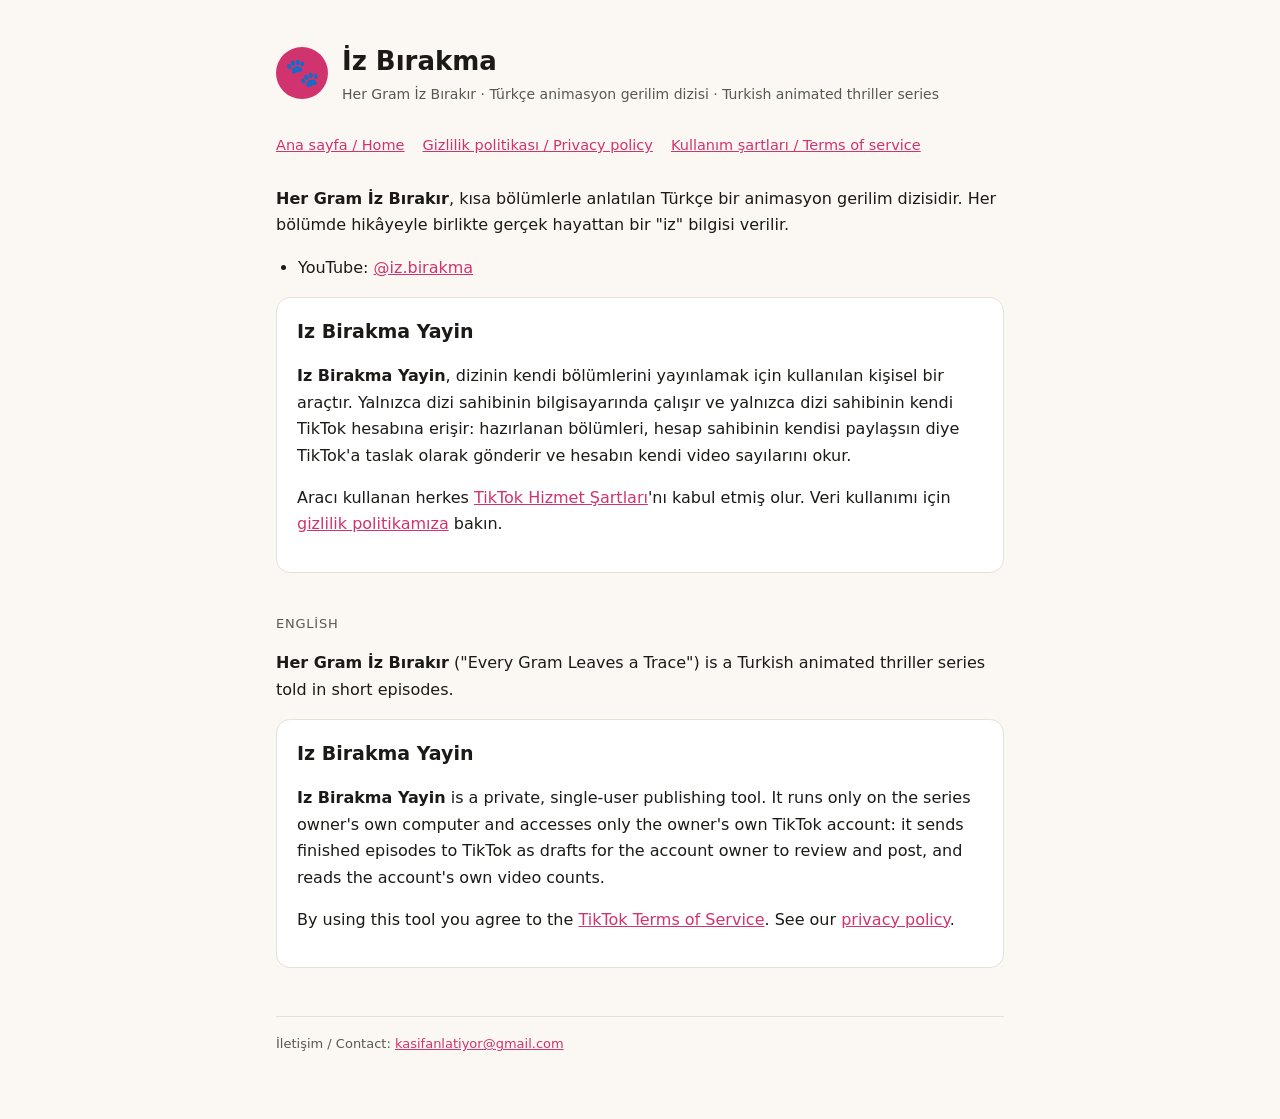
<file: index.html>
<!doctype html>
<html lang="tr">
<head>
<meta charset="utf-8">
<meta name="viewport" content="width=device-width,initial-scale=1">
<title>İz Bırakma</title>
<meta name="description" content="Her Gram İz Bırakır: Türkçe animasyon gerilim dizisi. Iz Birakma Yayin aracı hakkında bilgi.">
<link rel="stylesheet" href="stil.css">
</head>
<body><main>
<header><div class="logo" aria-hidden="true">🐾</div><div><h1>İz Bırakma</h1><p>Her Gram İz Bırakır · Türkçe animasyon gerilim dizisi · Turkish animated thriller series</p></div></header>
<nav><a href="index.html">Ana sayfa / Home</a><a href="gizlilik.html">Gizlilik politikası / Privacy policy</a><a href="sartlar.html">Kullanım şartları / Terms of service</a></nav>

<p><b>Her Gram İz Bırakır</b>, kısa bölümlerle anlatılan Türkçe bir animasyon gerilim dizisidir. Her bölümde hikâyeyle birlikte gerçek hayattan bir "iz" bilgisi verilir.</p>
<ul>
  <li>YouTube: <a href="https://www.youtube.com/@iz.birakma">@iz.birakma</a></li>
</ul>

<div class="kart">
<h2 style="margin-top:0">Iz Birakma Yayin</h2>
<p><b>Iz Birakma Yayin</b>, dizinin kendi bölümlerini yayınlamak için kullanılan kişisel bir araçtır. Yalnızca dizi sahibinin bilgisayarında çalışır ve yalnızca dizi sahibinin kendi TikTok hesabına erişir: hazırlanan bölümleri, hesap sahibinin kendisi paylaşsın diye TikTok'a taslak olarak gönderir ve hesabın kendi video sayılarını okur.</p>
<p>Aracı kullanan herkes <a href="https://www.tiktok.com/legal/terms-of-service">TikTok Hizmet Şartları</a>'nı kabul etmiş olur. Veri kullanımı için <a href="gizlilik.html">gizlilik politikamıza</a> bakın.</p>
</div>

<p class="dil">English</p>
<p><b>Her Gram İz Bırakır</b> ("Every Gram Leaves a Trace") is a Turkish animated thriller series told in short episodes.</p>
<div class="kart">
<h2 style="margin-top:0">Iz Birakma Yayin</h2>
<p><b>Iz Birakma Yayin</b> is a private, single-user publishing tool. It runs only on the series owner's own computer and accesses only the owner's own TikTok account: it sends finished episodes to TikTok as drafts for the account owner to review and post, and reads the account's own video counts.</p>
<p>By using this tool you agree to the <a href="https://www.tiktok.com/legal/terms-of-service">TikTok Terms of Service</a>. See our <a href="gizlilik.html">privacy policy</a>.</p>
</div>

<footer>İletişim / Contact: <a href="mailto:kasifanlatiyor@gmail.com">kasifanlatiyor@gmail.com</a></footer>
</main></body>
</html>
</file>
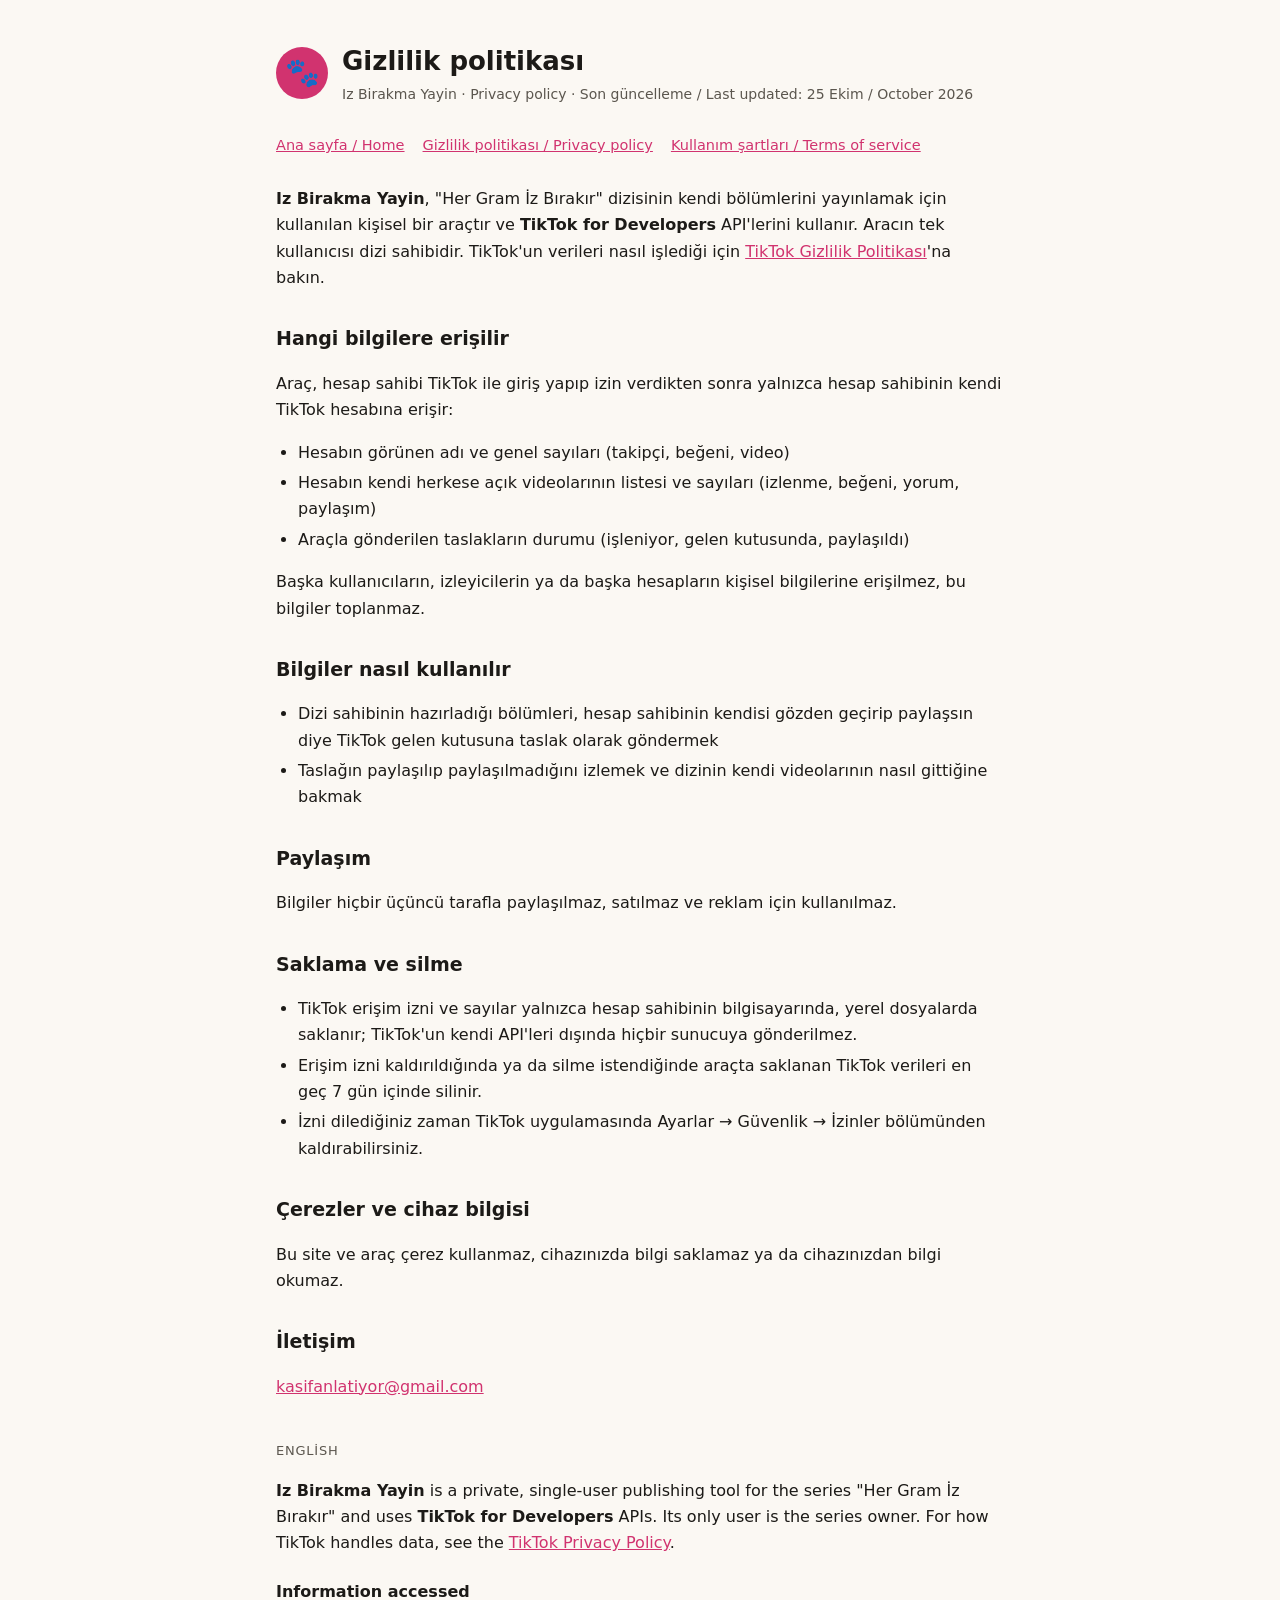
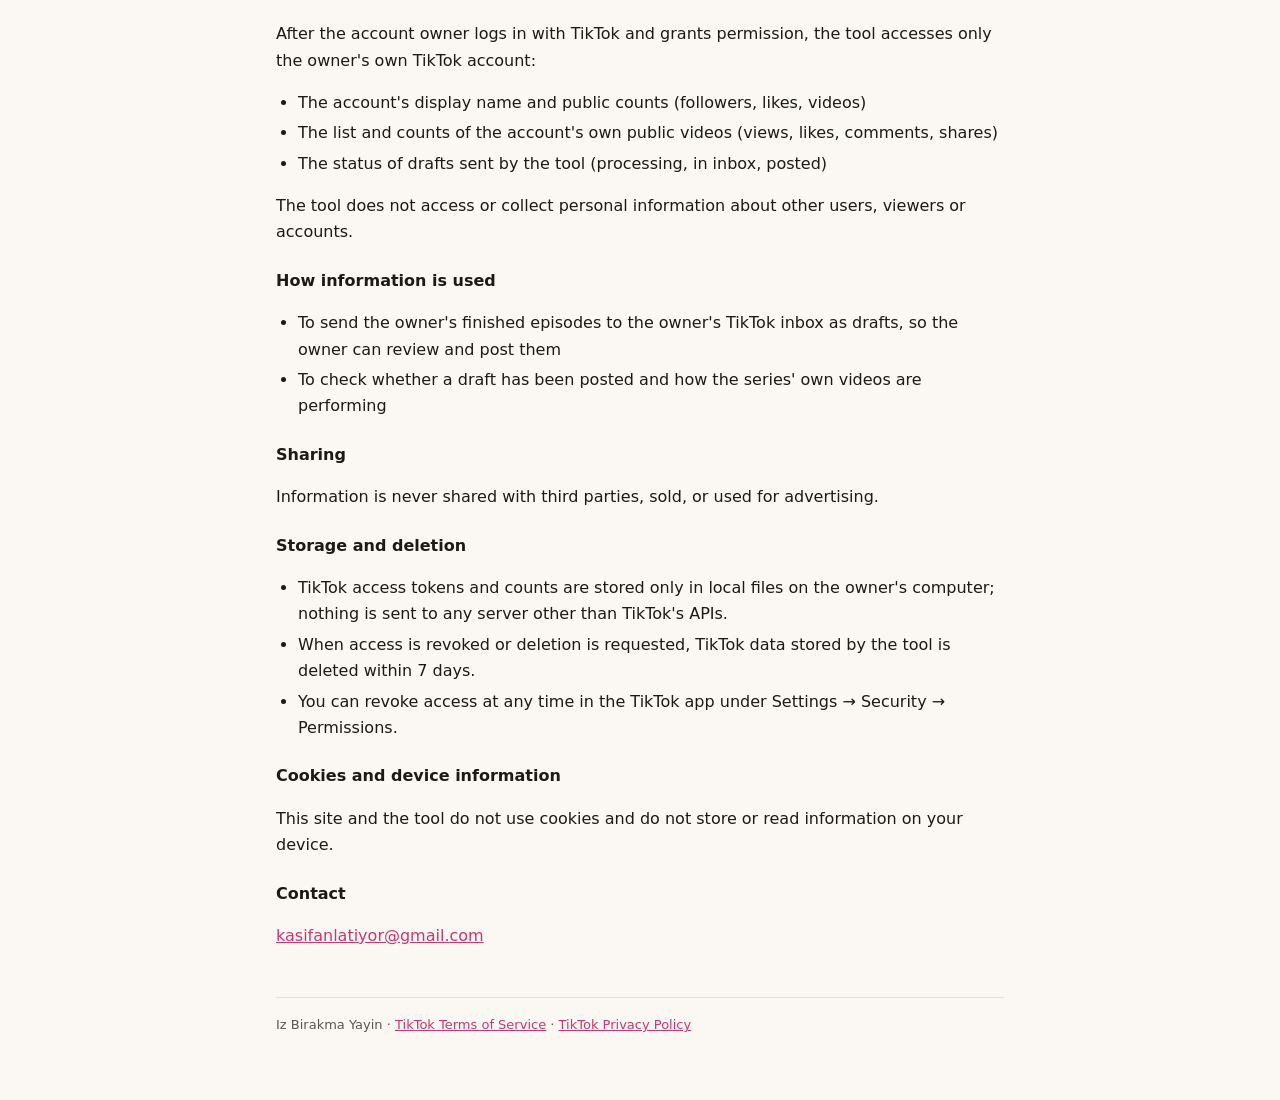
<file: gizlilik.html>
<!doctype html>
<html lang="tr">
<head>
<meta charset="utf-8">
<meta name="viewport" content="width=device-width,initial-scale=1">
<title>İz Bırakma Gizlilik Politikası</title>
<meta name="description" content="Iz Birakma Yayin aracının gizlilik politikası (TikTok).">
<link rel="stylesheet" href="stil.css">
</head>
<body><main>
<header><div class="logo" aria-hidden="true">🐾</div><div><h1>Gizlilik politikası</h1><p>Iz Birakma Yayin · Privacy policy · Son güncelleme / Last updated: 25 Ekim / October 2026</p></div></header>
<nav><a href="index.html">Ana sayfa / Home</a><a href="gizlilik.html">Gizlilik politikası / Privacy policy</a><a href="sartlar.html">Kullanım şartları / Terms of service</a></nav>

<p><b>Iz Birakma Yayin</b>, "Her Gram İz Bırakır" dizisinin kendi bölümlerini yayınlamak için kullanılan kişisel bir araçtır ve <b>TikTok for Developers</b> API'lerini kullanır. Aracın tek kullanıcısı dizi sahibidir. TikTok'un verileri nasıl işlediği için <a href="https://www.tiktok.com/legal/privacy-policy">TikTok Gizlilik Politikası</a>'na bakın.</p>

<h2>Hangi bilgilere erişilir</h2>
<p>Araç, hesap sahibi TikTok ile giriş yapıp izin verdikten sonra yalnızca hesap sahibinin kendi TikTok hesabına erişir:</p>
<ul>
  <li>Hesabın görünen adı ve genel sayıları (takipçi, beğeni, video)</li>
  <li>Hesabın kendi herkese açık videolarının listesi ve sayıları (izlenme, beğeni, yorum, paylaşım)</li>
  <li>Araçla gönderilen taslakların durumu (işleniyor, gelen kutusunda, paylaşıldı)</li>
</ul>
<p>Başka kullanıcıların, izleyicilerin ya da başka hesapların kişisel bilgilerine erişilmez, bu bilgiler toplanmaz.</p>

<h2>Bilgiler nasıl kullanılır</h2>
<ul>
  <li>Dizi sahibinin hazırladığı bölümleri, hesap sahibinin kendisi gözden geçirip paylaşsın diye TikTok gelen kutusuna taslak olarak göndermek</li>
  <li>Taslağın paylaşılıp paylaşılmadığını izlemek ve dizinin kendi videolarının nasıl gittiğine bakmak</li>
</ul>

<h2>Paylaşım</h2>
<p>Bilgiler hiçbir üçüncü tarafla paylaşılmaz, satılmaz ve reklam için kullanılmaz.</p>

<h2>Saklama ve silme</h2>
<ul>
  <li>TikTok erişim izni ve sayılar yalnızca hesap sahibinin bilgisayarında, yerel dosyalarda saklanır; TikTok'un kendi API'leri dışında hiçbir sunucuya gönderilmez.</li>
  <li>Erişim izni kaldırıldığında ya da silme istendiğinde araçta saklanan TikTok verileri en geç 7 gün içinde silinir.</li>
  <li>İzni dilediğiniz zaman TikTok uygulamasında Ayarlar → Güvenlik → İzinler bölümünden kaldırabilirsiniz.</li>
</ul>

<h2>Çerezler ve cihaz bilgisi</h2>
<p>Bu site ve araç çerez kullanmaz, cihazınızda bilgi saklamaz ya da cihazınızdan bilgi okumaz.</p>

<h2>İletişim</h2>
<p><a href="mailto:kasifanlatiyor@gmail.com">kasifanlatiyor@gmail.com</a></p>

<p class="dil">English</p>
<p><b>Iz Birakma Yayin</b> is a private, single-user publishing tool for the series "Her Gram İz Bırakır" and uses <b>TikTok for Developers</b> APIs. Its only user is the series owner. For how TikTok handles data, see the <a href="https://www.tiktok.com/legal/privacy-policy">TikTok Privacy Policy</a>.</p>

<h3>Information accessed</h3>
<p>After the account owner logs in with TikTok and grants permission, the tool accesses only the owner's own TikTok account:</p>
<ul>
  <li>The account's display name and public counts (followers, likes, videos)</li>
  <li>The list and counts of the account's own public videos (views, likes, comments, shares)</li>
  <li>The status of drafts sent by the tool (processing, in inbox, posted)</li>
</ul>
<p>The tool does not access or collect personal information about other users, viewers or accounts.</p>

<h3>How information is used</h3>
<ul>
  <li>To send the owner's finished episodes to the owner's TikTok inbox as drafts, so the owner can review and post them</li>
  <li>To check whether a draft has been posted and how the series' own videos are performing</li>
</ul>

<h3>Sharing</h3>
<p>Information is never shared with third parties, sold, or used for advertising.</p>

<h3>Storage and deletion</h3>
<ul>
  <li>TikTok access tokens and counts are stored only in local files on the owner's computer; nothing is sent to any server other than TikTok's APIs.</li>
  <li>When access is revoked or deletion is requested, TikTok data stored by the tool is deleted within 7 days.</li>
  <li>You can revoke access at any time in the TikTok app under Settings → Security → Permissions.</li>
</ul>

<h3>Cookies and device information</h3>
<p>This site and the tool do not use cookies and do not store or read information on your device.</p>

<h3>Contact</h3>
<p><a href="mailto:kasifanlatiyor@gmail.com">kasifanlatiyor@gmail.com</a></p>

<footer>Iz Birakma Yayin · <a href="https://www.tiktok.com/legal/terms-of-service">TikTok Terms of Service</a> · <a href="https://www.tiktok.com/legal/privacy-policy">TikTok Privacy Policy</a></footer>
</main></body>
</html>
</file>
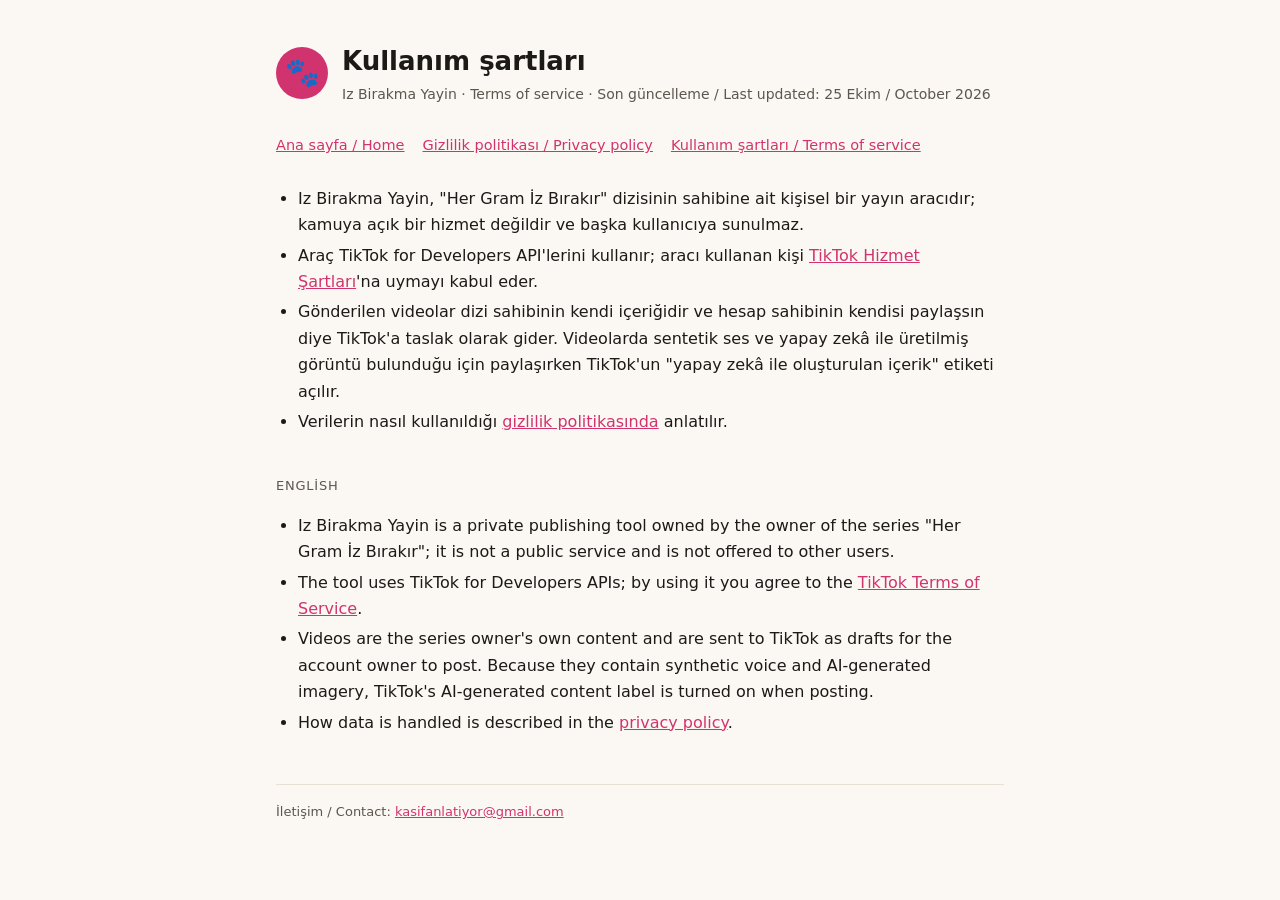
<file: sartlar.html>
<!doctype html>
<html lang="tr">
<head>
<meta charset="utf-8">
<meta name="viewport" content="width=device-width,initial-scale=1">
<title>İz Bırakma Kullanım Şartları</title>
<meta name="description" content="Iz Birakma Yayin aracının kullanım şartları.">
<link rel="stylesheet" href="stil.css">
</head>
<body><main>
<header><div class="logo" aria-hidden="true">🐾</div><div><h1>Kullanım şartları</h1><p>Iz Birakma Yayin · Terms of service · Son güncelleme / Last updated: 25 Ekim / October 2026</p></div></header>
<nav><a href="index.html">Ana sayfa / Home</a><a href="gizlilik.html">Gizlilik politikası / Privacy policy</a><a href="sartlar.html">Kullanım şartları / Terms of service</a></nav>

<ul>
  <li>Iz Birakma Yayin, "Her Gram İz Bırakır" dizisinin sahibine ait kişisel bir yayın aracıdır; kamuya açık bir hizmet değildir ve başka kullanıcıya sunulmaz.</li>
  <li>Araç TikTok for Developers API'lerini kullanır; aracı kullanan kişi <a href="https://www.tiktok.com/legal/terms-of-service">TikTok Hizmet Şartları</a>'na uymayı kabul eder.</li>
  <li>Gönderilen videolar dizi sahibinin kendi içeriğidir ve hesap sahibinin kendisi paylaşsın diye TikTok'a taslak olarak gider. Videolarda sentetik ses ve yapay zekâ ile üretilmiş görüntü bulunduğu için paylaşırken TikTok'un "yapay zekâ ile oluşturulan içerik" etiketi açılır.</li>
  <li>Verilerin nasıl kullanıldığı <a href="gizlilik.html">gizlilik politikasında</a> anlatılır.</li>
</ul>

<p class="dil">English</p>
<ul>
  <li>Iz Birakma Yayin is a private publishing tool owned by the owner of the series "Her Gram İz Bırakır"; it is not a public service and is not offered to other users.</li>
  <li>The tool uses TikTok for Developers APIs; by using it you agree to the <a href="https://www.tiktok.com/legal/terms-of-service">TikTok Terms of Service</a>.</li>
  <li>Videos are the series owner's own content and are sent to TikTok as drafts for the account owner to post. Because they contain synthetic voice and AI-generated imagery, TikTok's AI-generated content label is turned on when posting.</li>
  <li>How data is handled is described in the <a href="gizlilik.html">privacy policy</a>.</li>
</ul>

<footer>İletişim / Contact: <a href="mailto:kasifanlatiyor@gmail.com">kasifanlatiyor@gmail.com</a></footer>
</main></body>
</html>
</file>
<file: stil.css>
:root{color-scheme:light;--zemin:#fbf8f3;--yuzey:#ffffff;--yazi:#1c1a17;--yazi2:#5b564e;--vurgu:#d1336f;--cizgi:#e7e0d4}
@media (prefers-color-scheme:dark){:root:not([data-theme="light"]){color-scheme:dark;--zemin:#141210;--yuzey:#1d1a17;--yazi:#f3efe8;--yazi2:#bdb5a8;--vurgu:#f0609a;--cizgi:#34302a}}
:root[data-theme="dark"]{color-scheme:dark;--zemin:#141210;--yuzey:#1d1a17;--yazi:#f3efe8;--yazi2:#bdb5a8;--vurgu:#f0609a;--cizgi:#34302a}
*{box-sizing:border-box}
body{margin:0;background:var(--zemin);color:var(--yazi);font:16px/1.65 system-ui,-apple-system,"Segoe UI",sans-serif}
main{max-width:760px;margin:0 auto;padding:40px 16px 64px}
header{display:flex;align-items:center;gap:14px;margin-bottom:28px}
header .logo{width:52px;height:52px;border-radius:50%;background:var(--vurgu);display:grid;place-items:center;font-size:28px}
header h1{margin:0;font-size:26px}header p{margin:0;color:var(--yazi2);font-size:14px}
nav{display:flex;flex-wrap:wrap;gap:8px 18px;margin:0 0 28px;font-size:14.5px}
a{color:var(--vurgu)}
h2{font-size:19px;margin:32px 0 8px}h3{font-size:16px;margin:22px 0 6px}
.kart{background:var(--yuzey);border:1px solid var(--cizgi);border-radius:14px;padding:18px 20px;margin:16px 0}
.dil{color:var(--yazi2);font-size:13px;text-transform:uppercase;letter-spacing:.06em;margin-top:40px}
ul{padding-left:22px}li{margin:4px 0}
footer{margin-top:48px;color:var(--yazi2);font-size:13px;border-top:1px solid var(--cizgi);padding-top:16px}
</file>
